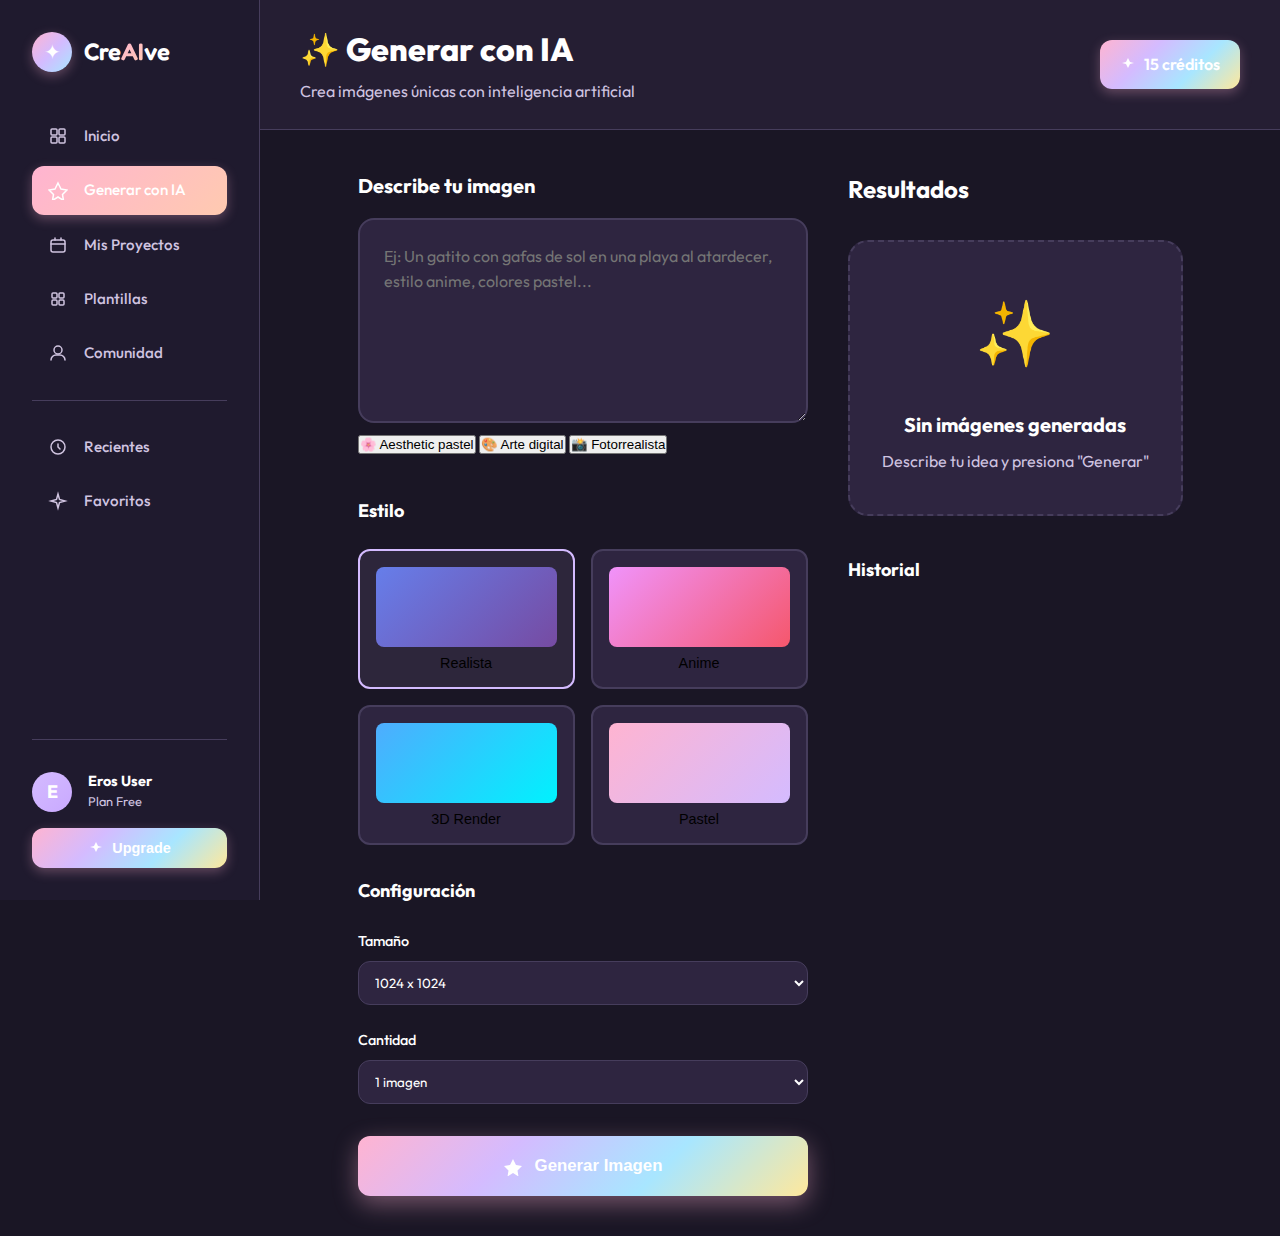
<file: ai-generator.html>
<!DOCTYPE html>
<html lang="es">
<head>
    <meta charset="UTF-8">
    <meta name="viewport" content="width=device-width, initial-scale=1.0">
    <title>Generar con IA - CreAIve</title>
    <link rel="stylesheet" href="ai-generator.css">
    <link rel="preconnect" href="https://fonts.googleapis.com">
    <link rel="preconnect" href="https://fonts.gstatic.com" crossorigin>
    <link href="https://fonts.googleapis.com/css2?family=Outfit:wght@400;500;600;700;800&family=Fredoka:wght@400;500;600&display=swap" rel="stylesheet">
</head>
<body>
    <!-- Sidebar -->
    <aside class="sidebar">
        <div class="sidebar-header">
            <a href="index.html" class="logo">
                <div class="logo-circle">
                    <span class="logo-sparkle">✦</span>
                </div>
                <span class="logo-text">Cre<span class="ai">AI</span>ve</span>
            </a>
        </div>

        <nav class="sidebar-nav">
            <a href="dashboard.html" class="nav-item">
                <svg width="20" height="20" viewBox="0 0 20 20" fill="none">
                    <rect x="3" y="3" width="6" height="6" rx="1" stroke="currentColor" stroke-width="1.5"/>
                    <rect x="11" y="3" width="6" height="6" rx="1" stroke="currentColor" stroke-width="1.5"/>
                    <rect x="3" y="11" width="6" height="6" rx="1" stroke="currentColor" stroke-width="1.5"/>
                    <rect x="11" y="11" width="6" height="6" rx="1" stroke="currentColor" stroke-width="1.5"/>
                </svg>
                <span>Inicio</span>
            </a>

            <a href="ai-generator.html" class="nav-item active">
                <svg width="20" height="20" viewBox="0 0 20 20" fill="none">
                    <path d="M10 3L13 9L19 10L14.5 14.5L15.5 20.5L10 17L4.5 20.5L5.5 14.5L1 10L7 9L10 3Z" stroke="currentColor" stroke-width="1.5"/>
                </svg>
                <span>Generar con IA</span>
            </a>

            <a href="#" class="nav-item">
                <svg width="20" height="20" viewBox="0 0 20 20" fill="none">
                    <rect x="3" y="5" width="14" height="12" rx="2" stroke="currentColor" stroke-width="1.5"/>
                    <path d="M7 3V5M13 3V5M3 9H17" stroke="currentColor" stroke-width="1.5" stroke-linecap="round"/>
                </svg>
                <span>Mis Proyectos</span>
            </a>

            <a href="#" class="nav-item">
                <svg width="20" height="20" viewBox="0 0 20 20" fill="none">
                    <rect x="4" y="4" width="5" height="5" rx="1" stroke="currentColor" stroke-width="1.5"/>
                    <rect x="11" y="4" width="5" height="5" rx="1" stroke="currentColor" stroke-width="1.5"/>
                    <rect x="4" y="11" width="5" height="5" rx="1" stroke="currentColor" stroke-width="1.5"/>
                    <rect x="11" y="11" width="5" height="5" rx="1" stroke="currentColor" stroke-width="1.5"/>
                </svg>
                <span>Plantillas</span>
            </a>

            <a href="#" class="nav-item">
                <svg width="20" height="20" viewBox="0 0 20 20" fill="none">
                    <circle cx="10" cy="7" r="4" stroke="currentColor" stroke-width="1.5"/>
                    <path d="M3 17C3 14.2386 5.23858 12 8 12H12C14.7614 12 17 14.2386 17 17" stroke="currentColor" stroke-width="1.5" stroke-linecap="round"/>
                </svg>
                <span>Comunidad</span>
            </a>

            <div class="nav-divider"></div>

            <a href="#" class="nav-item">
                <svg width="20" height="20" viewBox="0 0 20 20" fill="none">
                    <circle cx="10" cy="10" r="7" stroke="currentColor" stroke-width="1.5"/>
                    <path d="M10 7V10L12 12" stroke="currentColor" stroke-width="1.5" stroke-linecap="round"/>
                </svg>
                <span>Recientes</span>
            </a>

            <a href="#" class="nav-item">
                <svg width="20" height="20" viewBox="0 0 20 20" fill="none">
                    <path d="M10 3L11.5 8.5L17 10L11.5 11.5L10 17L8.5 11.5L3 10L8.5 8.5L10 3Z" stroke="currentColor" stroke-width="1.5"/>
                </svg>
                <span>Favoritos</span>
            </a>
        </nav>

        <div class="sidebar-footer">
            <div class="user-profile">
                <div class="user-avatar">E</div>
                <div class="user-info">
                    <strong>Eros User</strong>
                    <span>Plan Free</span>
                </div>
            </div>
            
            <button class="upgrade-btn">
                <svg width="16" height="16" viewBox="0 0 16 16" fill="none">
                    <path d="M8 2L10 6L14 7L10 8L8 12L6 8L2 7L6 6L8 2Z" fill="currentColor"/>
                </svg>
                Upgrade
            </button>
        </div>
    </aside>

    <!-- Main Content -->
    <main class="main-content">
        <!-- Top Bar -->
        <header class="top-bar">
            <div class="page-title">
                <h1>✨ Generar con IA</h1>
                <p>Crea imágenes únicas con inteligencia artificial</p>
            </div>

            <div class="credits-badge">
                <svg width="16" height="16" viewBox="0 0 16 16" fill="none">
                    <path d="M8 2L10 6L14 7L10 8L8 12L6 8L2 7L6 6L8 2Z" fill="currentColor"/>
                </svg>
                <span>15 créditos</span>
            </div>
        </header>

        <!-- Generator Area -->
        <div class="generator-container">
            <!-- Left Panel -->
            <section class="input-panel">
                <div class="prompt-section">
                    <label for="promptInput">Describe tu imagen</label>
                    <textarea 
                        id="promptInput" 
                        placeholder="Ej: Un gatito con gafas de sol en una playa al atardecer, estilo anime, colores pastel..."
                        rows="6"
                    ></textarea>
                    
                    <div class="prompt-suggestions">
                        <button class="suggestion-chip">🌸 Aesthetic pastel</button>
                        <button class="suggestion-chip">🎨 Arte digital</button>
                        <button class="suggestion-chip">📸 Fotorrealista</button>
                    </div>
                </div>

                <div class="options-section">
                    <h3>Estilo</h3>
                    <div class="style-grid">
                        <button class="style-card active">
                            <div class="style-preview" style="background: linear-gradient(135deg, #667eea 0%, #764ba2 100%);"></div>
                            <span>Realista</span>
                        </button>
                        <button class="style-card">
                            <div class="style-preview" style="background: linear-gradient(135deg, #f093fb 0%, #f5576c 100%);"></div>
                            <span>Anime</span>
                        </button>
                        <button class="style-card">
                            <div class="style-preview" style="background: linear-gradient(135deg, #4facfe 0%, #00f2fe 100%);"></div>
                            <span>3D Render</span>
                        </button>
                        <button class="style-card">
                            <div class="style-preview" style="background: linear-gradient(135deg, #FFB4D1 0%, #D4BBFF 100%);"></div>
                            <span>Pastel</span>
                        </button>
                    </div>

                    <h3>Configuración</h3>
                    <div class="config-options">
                        <div class="option-group">
                            <label>Tamaño</label>
                            <select>
                                <option>512 x 512</option>
                                <option selected>1024 x 1024</option>
                            </select>
                        </div>

                        <div class="option-group">
                            <label>Cantidad</label>
                            <select>
                                <option selected>1 imagen</option>
                                <option>2 imágenes</option>
                                <option>4 imágenes</option>
                            </select>
                        </div>
                    </div>

                    <button class="btn-generate" id="generateBtn">
                        <svg width="20" height="20" viewBox="0 0 20 20" fill="none">
                            <path d="M10 3L13 9L19 10L14.5 14.5L15.5 20.5L10 17L4.5 20.5L5.5 14.5L1 10L7 9L10 3Z" fill="currentColor"/>
                        </svg>
                        <span>Generar Imagen</span>
                    </button>
                </div>
            </section>

            <!-- Right Panel -->
            <section class="results-panel">
                <h2>Resultados</h2>

                <div class="results-grid" id="resultsGrid">
                    <div class="empty-state">
                        <div class="empty-icon">✨</div>
                        <h3>Sin imágenes generadas</h3>
                        <p>Describe tu idea y presiona "Generar"</p>
                    </div>
                </div>

                <div class="history-section">
                    <h3>Historial</h3>
                    <div class="history-list" id="historyList"></div>
                </div>
            </section>
        </div>
    </main>

    <div class="loading-overlay" id="loadingOverlay">
        <div class="loading-content">
            <div class="loading-spinner"></div>
            <h3>Generando...</h3>
        </div>
    </div>

    <script src="ai-generator.js"></script>
</body>
</html>
</file>
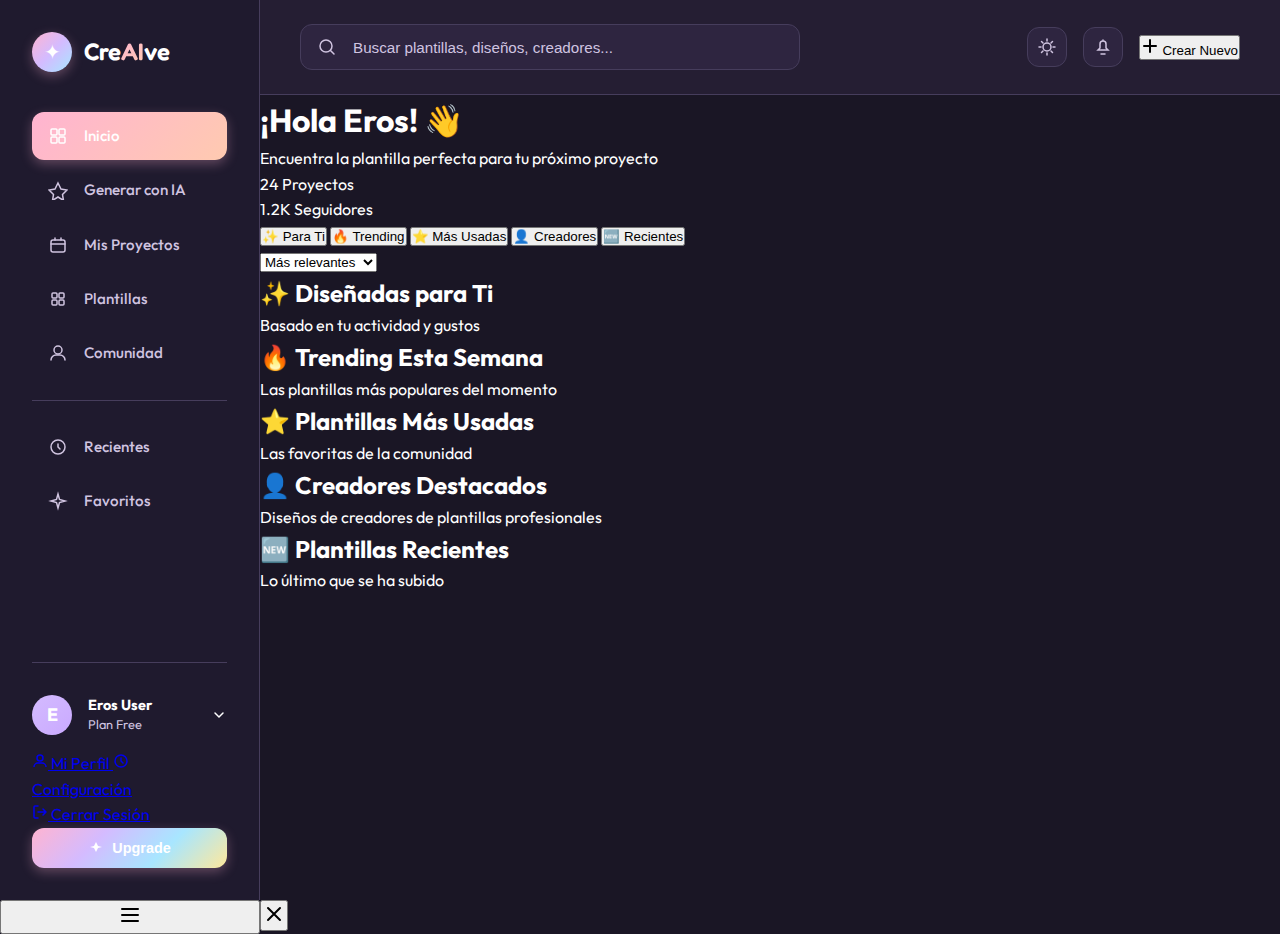
<file: dashboard.html>
<!DOCTYPE html>
<html lang="es">
<head>
    <meta charset="UTF-8">
    <meta name="viewport" content="width=device-width, initial-scale=1.0">
    <title>Dashboard - CreAIve</title>
    <link rel="stylesheet" href="dashboard.css">
    <link rel="preconnect" href="https://fonts.googleapis.com">
    <link rel="preconnect" href="https://fonts.gstatic.com" crossorigin>
    <link href="https://fonts.googleapis.com/css2?family=Outfit:wght@400;500;600;700;800&family=Fredoka:wght@400;500;600&display=swap" rel="stylesheet">
</head>
<body>
    <!-- Sidebar -->
    <aside class="sidebar">
        <div class="sidebar-header">
            <a href="index.html" class="logo">
                <div class="logo-circle">
                    <span class="logo-sparkle">✦</span>
                </div>
                <span class="logo-text">Cre<span class="ai">AI</span>ve</span>
            </a>
        </div>

        <nav class="sidebar-nav">
            <a href="#" class="nav-item active">
                <svg width="20" height="20" viewBox="0 0 20 20" fill="none">
                    <rect x="3" y="3" width="6" height="6" rx="1" stroke="currentColor" stroke-width="1.5"/>
                    <rect x="11" y="3" width="6" height="6" rx="1" stroke="currentColor" stroke-width="1.5"/>
                    <rect x="3" y="11" width="6" height="6" rx="1" stroke="currentColor" stroke-width="1.5"/>
                    <rect x="11" y="11" width="6" height="6" rx="1" stroke="currentColor" stroke-width="1.5"/>
                </svg>
                <span>Inicio</span>
            </a>

            <a href="#" class="nav-item">
                <svg width="20" height="20" viewBox="0 0 20 20" fill="none">
                    <path d="M10 3L13 9L19 10L14.5 14.5L15.5 20.5L10 17L4.5 20.5L5.5 14.5L1 10L7 9L10 3Z" stroke="currentColor" stroke-width="1.5"/>
                </svg>
                <span>Generar con IA</span>
            </a>

            <a href="#" class="nav-item">
                <svg width="20" height="20" viewBox="0 0 20 20" fill="none">
                    <rect x="3" y="5" width="14" height="12" rx="2" stroke="currentColor" stroke-width="1.5"/>
                    <path d="M7 3V5M13 3V5M3 9H17" stroke="currentColor" stroke-width="1.5" stroke-linecap="round"/>
                </svg>
                <span>Mis Proyectos</span>
            </a>

            <a href="#" class="nav-item">
                <svg width="20" height="20" viewBox="0 0 20 20" fill="none">
                    <rect x="4" y="4" width="5" height="5" rx="1" stroke="currentColor" stroke-width="1.5"/>
                    <rect x="11" y="4" width="5" height="5" rx="1" stroke="currentColor" stroke-width="1.5"/>
                    <rect x="4" y="11" width="5" height="5" rx="1" stroke="currentColor" stroke-width="1.5"/>
                    <rect x="11" y="11" width="5" height="5" rx="1" stroke="currentColor" stroke-width="1.5"/>
                </svg>
                <span>Plantillas</span>
            </a>

            <a href="#" class="nav-item">
                <svg width="20" height="20" viewBox="0 0 20 20" fill="none">
                    <circle cx="10" cy="7" r="4" stroke="currentColor" stroke-width="1.5"/>
                    <path d="M3 17C3 14.2386 5.23858 12 8 12H12C14.7614 12 17 14.2386 17 17" stroke="currentColor" stroke-width="1.5" stroke-linecap="round"/>
                </svg>
                <span>Comunidad</span>
            </a>

            <div class="nav-divider"></div>

            <a href="#" class="nav-item">
                <svg width="20" height="20" viewBox="0 0 20 20" fill="none">
                    <circle cx="10" cy="10" r="7" stroke="currentColor" stroke-width="1.5"/>
                    <path d="M10 7V10L12 12" stroke="currentColor" stroke-width="1.5" stroke-linecap="round"/>
                </svg>
                <span>Recientes</span>
            </a>

            <a href="#" class="nav-item">
                <svg width="20" height="20" viewBox="0 0 20 20" fill="none">
                    <path d="M10 3L11.5 8.5L17 10L11.5 11.5L10 17L8.5 11.5L3 10L8.5 8.5L10 3Z" stroke="currentColor" stroke-width="1.5"/>
                </svg>
                <span>Favoritos</span>
            </a>
        </nav>

        <div class="sidebar-footer">
            <div class="user-profile" id="userProfileBtn">
                <div class="user-avatar">E</div>
                <div class="user-info">
                    <strong>Eros User</strong>
                    <span>Plan Free</span>
                </div>
                <svg width="16" height="16" viewBox="0 0 16 16" fill="none" class="dropdown-arrow">
                    <path d="M4 6L8 10L12 6" stroke="currentColor" stroke-width="1.5" stroke-linecap="round"/>
                </svg>
            </div>
            
            <div class="user-dropdown" id="userDropdown">
                <a href="#" class="dropdown-item">
                    <svg width="16" height="16" viewBox="0 0 16 16" fill="none">
                        <circle cx="8" cy="5" r="3" stroke="currentColor" stroke-width="1.5"/>
                        <path d="M2 14C2 11.7909 3.79086 10 6 10H10C12.2091 10 14 11.7909 14 14" stroke="currentColor" stroke-width="1.5"/>
                    </svg>
                    <span>Mi Perfil</span>
                </a>
                <a href="#" class="dropdown-item">
                    <svg width="16" height="16" viewBox="0 0 16 16" fill="none">
                        <circle cx="8" cy="8" r="6" stroke="currentColor" stroke-width="1.5"/>
                        <path d="M8 5V8L10 10" stroke="currentColor" stroke-width="1.5" stroke-linecap="round"/>
                    </svg>
                    <span>Configuración</span>
                </a>
                <div class="dropdown-divider"></div>
                <a href="#" class="dropdown-item" id="logoutBtn">
                    <svg width="16" height="16" viewBox="0 0 16 16" fill="none">
                        <path d="M6 14H3C2.44772 14 2 13.5523 2 13V3C2 2.44772 2.44772 2 3 2H6M11 11L14 8M14 8L11 5M14 8H6" stroke="currentColor" stroke-width="1.5" stroke-linecap="round"/>
                    </svg>
                    <span>Cerrar Sesión</span>
                </a>
            </div>
            
            <button class="upgrade-btn">
                <svg width="16" height="16" viewBox="0 0 16 16" fill="none">
                    <path d="M8 2L10 6L14 7L10 8L8 12L6 8L2 7L6 6L8 2Z" fill="currentColor"/>
                </svg>
                Upgrade
            </button>
        </div>
    </aside>

    <!-- Main Content -->
    <main class="main-content">
        <!-- Top Bar -->
        <header class="top-bar">
            <div class="search-bar">
                <svg width="20" height="20" viewBox="0 0 20 20" fill="none">
                    <circle cx="9" cy="9" r="6" stroke="currentColor" stroke-width="1.5"/>
                    <path d="M13.5 13.5L17 17" stroke="currentColor" stroke-width="1.5" stroke-linecap="round"/>
                </svg>
                <input type="text" placeholder="Buscar plantillas, diseños, creadores...">
            </div>

            <div class="top-bar-actions">
                <button class="icon-btn" id="themeToggle" title="Cambiar tema">
                    <svg width="20" height="20" viewBox="0 0 20 20" fill="none" class="sun-icon">
                        <circle cx="10" cy="10" r="4" stroke="currentColor" stroke-width="1.5"/>
                        <path d="M10 2V4M10 16V18M18 10H16M4 10H2M15.5 4.5L14 6M6 14L4.5 15.5M15.5 15.5L14 14M6 6L4.5 4.5" stroke="currentColor" stroke-width="1.5" stroke-linecap="round"/>
                    </svg>
                    <svg width="20" height="20" viewBox="0 0 20 20" fill="currentColor" class="moon-icon" style="display: none;">
                        <path d="M10 2C10.6 2 11.2 2.1 11.7 2.2C9.2 3.3 7.5 5.8 7.5 8.7C7.5 12.5 10.5 15.5 14.3 15.5C15.3 15.5 16.2 15.3 17 14.9C15.9 16.8 13.6 18 11 18C7.1 18 4 14.9 4 11C4 6.6 7.1 2.5 10 2Z"/>
                    </svg>
                </button>
                
                <button class="icon-btn" id="notificationBtn" title="Notificaciones">
                    <svg width="20" height="20" viewBox="0 0 20 20" fill="none">
                        <path d="M8 17H12M10 3V4M10 4C8.34315 4 7 5.34315 7 7V11L5 13H15L13 11V7C13 5.34315 11.6569 4 10 4Z" stroke="currentColor" stroke-width="1.5" stroke-linecap="round"/>
                    </svg>
                    <span class="notification-dot"></span>
                </button>
                
                <button class="btn-create-new">
                    <svg width="18" height="18" viewBox="0 0 18 18" fill="none">
                        <path d="M9 3V15M3 9H15" stroke="currentColor" stroke-width="2" stroke-linecap="round"/>
                    </svg>
                    <span>Crear Nuevo</span>
                </button>
            </div>
        </header>

        <!-- Content Feed -->
        <div class="content-feed">
            <!-- Welcome Banner -->
            <section class="welcome-banner">
                <div class="welcome-content">
                    <h1>¡Hola Eros! 👋</h1>
                    <p>Encuentra la plantilla perfecta para tu próximo proyecto</p>
                </div>
                <div class="quick-stats">
                    <div class="stat-pill">
                        <span class="stat-value">24</span>
                        <span class="stat-label">Proyectos</span>
                    </div>
                    <div class="stat-pill">
                        <span class="stat-value">1.2K</span>
                        <span class="stat-label">Seguidores</span>
                    </div>
                </div>
            </section>

            <!-- Filter Tabs -->
            <section class="filter-section">
                <div class="filter-tabs">
                    <button class="filter-tab active" data-category="for-you">✨ Para Ti</button>
                    <button class="filter-tab" data-category="trending">🔥 Trending</button>
                    <button class="filter-tab" data-category="popular">⭐ Más Usadas</button>
                    <button class="filter-tab" data-category="creators">👤 Creadores</button>
                    <button class="filter-tab" data-category="recent">🆕 Recientes</button>
                </div>
                <div class="filter-sort">
                    <select class="sort-select">
                        <option>Más relevantes</option>
                        <option>Más recientes</option>
                        <option>Más populares</option>
                        <option>Mejor valoradas</option>
                    </select>
                </div>
            </section>

            <!-- Templates Feed -->
            <div id="templatesFeed">
                <!-- For You Section -->
                <section class="templates-category" data-category="for-you">
                    <div class="category-header">
                        <h2>✨ Diseñadas para Ti</h2>
                        <p>Basado en tu actividad y gustos</p>
                    </div>
                    <div class="templates-masonry">
                        <!-- Templates will be loaded here -->
                    </div>
                </section>

                <!-- Trending Section -->
                <section class="templates-category hidden" data-category="trending">
                    <div class="category-header">
                        <h2>🔥 Trending Esta Semana</h2>
                        <p>Las plantillas más populares del momento</p>
                    </div>
                    <div class="templates-masonry">
                        <!-- Templates will be loaded here -->
                    </div>
                </section>

                <!-- Most Used Section -->
                <section class="templates-category hidden" data-category="popular">
                    <div class="category-header">
                        <h2>⭐ Plantillas Más Usadas</h2>
                        <p>Las favoritas de la comunidad</p>
                    </div>
                    <div class="templates-masonry">
                        <!-- Templates will be loaded here -->
                    </div>
                </section>

                <!-- Creators Section -->
                <section class="templates-category hidden" data-category="creators">
                    <div class="category-header">
                        <h2>👤 Creadores Destacados</h2>
                        <p>Diseños de creadores de plantillas profesionales</p>
                    </div>
                    <div class="creators-grid">
                        <!-- Creator cards will be loaded here -->
                    </div>
                </section>

                <!-- Recent Section -->
                <section class="templates-category hidden" data-category="recent">
                    <div class="category-header">
                        <h2>🆕 Plantillas Recientes</h2>
                        <p>Lo último que se ha subido</p>
                    </div>
                    <div class="templates-masonry">
                        <!-- Templates will be loaded here -->
                    </div>
                </section>
            </div>
        </div>
    </main>

    <!-- Mobile Menu Button -->
    <button class="mobile-menu-btn" id="mobileMenuBtn">
        <svg width="24" height="24" viewBox="0 0 24 24" fill="none" class="hamburger-icon">
            <path d="M4 6H20M4 12H20M4 18H20" stroke="currentColor" stroke-width="2" stroke-linecap="round"/>
        </svg>
        <svg width="24" height="24" viewBox="0 0 24 24" fill="none" class="close-icon" style="display: none;">
            <path d="M18 6L6 18M6 6L18 18" stroke="currentColor" stroke-width="2" stroke-linecap="round"/>
        </svg>
    </button>

    <!-- Template Detail Modal -->
    <div class="modal-overlay" id="templateModal">
        <div class="modal-content template-modal">
            <button class="modal-close" id="closeTemplateModal">
                <svg width="24" height="24" viewBox="0 0 24 24" fill="none">
                    <path d="M18 6L6 18M6 6L18 18" stroke="currentColor" stroke-width="2" stroke-linecap="round"/>
                </svg>
            </button>
            <div class="template-detail" id="templateDetail">
                <!-- Template details will be loaded here -->
            </div>
        </div>
    </div>

    <script src="dashboard.js"></script>
</body>
</html>
</file>
<file: ai-generator.css>
/* AI Generator Styles */
@import url('dashboard.css');

.page-title h1 {
    font-size: 2rem;
    font-weight: 800;
    margin-bottom: 0.25rem;
}

.page-title p {
    color: var(--color-text-secondary);
    font-size: 1rem;
}

.credits-badge {
    display: flex;
    align-items: center;
    gap: 0.5rem;
    padding: 0.75rem 1.25rem;
    background: var(--gradient-rainbow);
    color: white;
    border-radius: var(--radius-md);
    font-weight: 600;
    box-shadow: 0 4px 12px rgba(255, 180, 209, 0.3);
}

.generator-container {
    display: grid;
    grid-template-columns: 450px 1fr;
    gap: var(--space-xl);
    padding: var(--space-xl);
    max-width: 1800px;
    margin: 0 auto;
}

/* Input Panel */
.input-panel {
    display: flex;
    flex-direction: column;
    gap: var(--space-xl);
}

.prompt-section label {
    display: block;
    font-weight: 700;
    margin-bottom: var(--space-sm);
    font-size: 1.25rem;
}

#promptInput {
    width: 100%;
    padding: var(--space-md);
    background: var(--color-bg-card);
    border: 2px solid var(--color-border);
    border-radius: var(--radius-lg);
    color: var(--color-text);
    font-family: inherit;
    font-size: 1rem;
    line-height: 1.6;
    resize: vertical;
    transition: all 0.3s;
    min-height: 120px;
}

#promptInput:focus {
    outline: none;
    border-color: var(--color-purple);
    box-shadow: 0 0 0 4px rgba(212, 187, 255, 0.1);
}

.examples-section {
    margin-top: var(--space-md);
    padding: var(--space-md);
    background: var(--color-bg-light);
    border-radius: var(--radius-md);
}

.examples-title {
    font-size: 0.9rem;
    font-weight: 600;
    margin-bottom: var(--space-sm);
    color: var(--color-text-secondary);
}

.examples-grid {
    display: flex;
    flex-direction: column;
    gap: 0.5rem;
}

.example-chip {
    padding: 0.75rem 1rem;
    background: var(--color-bg-card);
    border: 1px solid var(--color-border);
    color: var(--color-text);
    border-radius: var(--radius-md);
    font-size: 0.9rem;
    cursor: pointer;
    transition: all 0.3s;
    text-align: left;
}

.example-chip:hover {
    border-color: var(--color-purple);
    background: rgba(212, 187, 255, 0.05);
    transform: translateX(4px);
}

.quick-options {
    margin-top: var(--space-lg);
}

.quick-options h3 {
    font-size: 1.125rem;
    margin-bottom: var(--space-md);
}

.options-grid {
    display: grid;
    grid-template-columns: repeat(3, 1fr);
    gap: var(--space-sm);
}

.option-card {
    padding: var(--space-md);
    background: var(--color-bg-card);
    border: 2px solid var(--color-border);
    border-radius: var(--radius-md);
    cursor: pointer;
    transition: all 0.3s;
    text-align: center;
    display: flex;
    flex-direction: column;
    gap: 0.5rem;
    align-items: center;
}

.option-card:hover {
    border-color: var(--color-purple);
    transform: translateY(-2px);
    box-shadow: 0 4px 12px rgba(212, 187, 255, 0.2);
}

.option-icon {
    font-size: 2rem;
}

.option-card span {
    font-size: 0.85rem;
    font-weight: 500;
}

.advanced-settings {
    margin-top: var(--space-lg);
}

.toggle-advanced {
    width: 100%;
    padding: 0.875rem;
    background: var(--color-bg-card);
    border: 1px solid var(--color-border);
    color: var(--color-text);
    border-radius: var(--radius-md);
    cursor: pointer;
    display: flex;
    align-items: center;
    justify-content: center;
    gap: 0.5rem;
    font-weight: 600;
    transition: all 0.3s;
}

.toggle-advanced:hover {
    border-color: var(--color-purple);
    background: rgba(212, 187, 255, 0.05);
}

.advanced-content {
    margin-top: var(--space-md);
    padding: var(--space-md);
    background: var(--color-bg-light);
    border-radius: var(--radius-md);
    display: flex;
    flex-direction: column;
    gap: var(--space-md);
}

.generation-info {
    margin-top: var(--space-md);
    padding: var(--space-md);
    background: rgba(212, 187, 255, 0.1);
    border-left: 3px solid var(--color-purple);
    border-radius: var(--radius-sm);
}

.generation-info p {
    font-size: 0.9rem;
    color: var(--color-text-secondary);
    margin: 0;
}

.results-header {
    display: flex;
    align-items: center;
    justify-content: space-between;
    margin-bottom: var(--space-lg);
}

.results-actions {
    display: flex;
    gap: 0.5rem;
}

.btn-view-mode {
    width: 40px;
    height: 40px;
    background: var(--color-bg-card);
    border: 1px solid var(--color-border);
    color: var(--color-text);
    border-radius: var(--radius-sm);
    cursor: pointer;
    display: flex;
    align-items: center;
    justify-content: center;
    transition: all 0.3s;
}

.btn-view-mode:hover {
    border-color: var(--color-purple);
}

.btn-clear-results {
    padding: 0.625rem 1rem;
    background: var(--color-bg-card);
    border: 1px solid var(--color-border);
    color: var(--color-text);
    border-radius: var(--radius-sm);
    cursor: pointer;
    font-size: 0.9rem;
    font-weight: 500;
    transition: all 0.3s;
}

.btn-clear-results:hover {
    background: rgba(255, 107, 107, 0.1);
    border-color: #ff6b6b;
    color: #ff6b6b;
}

.empty-examples {
    margin-top: var(--space-md);
    padding: var(--space-md);
    background: rgba(212, 187, 255, 0.05);
    border-radius: var(--radius-md);
    text-align: left;
}

.empty-examples strong {
    display: block;
    margin-bottom: 0.5rem;
    color: var(--color-purple);
}

.empty-examples ul {
    list-style: none;
    padding: 0;
}

.empty-examples li {
    padding: 0.5rem 0;
    color: var(--color-text-secondary);
    font-size: 0.9rem;
}

.empty-examples li:before {
    content: "→ ";
    color: var(--color-purple);
    font-weight: 700;
}

.history-empty {
    padding: var(--space-lg);
    text-align: center;
    color: var(--color-text-secondary);
    font-size: 0.9rem;
}

.template-card {
    background: var(--color-bg-card);
    border: 1px solid var(--color-border);
    border-radius: var(--radius-xl);
    overflow: hidden;
    cursor: pointer;
    transition: all 0.3s;
    display: flex;
    flex-direction: column;
}

.template-card:hover {
    transform: translateY(-4px);
    box-shadow: 0 12px 32px rgba(0, 0, 0, 0.2);
    border-color: var(--color-purple);
}

.template-preview {
    height: 300px;
    display: flex;
    align-items: center;
    justify-content: center;
    position: relative;
    overflow: hidden;
    flex-shrink: 0;
}

.template-badge {
    position: absolute;
    top: var(--space-md);
    right: var(--space-md);
    background: rgba(26, 22, 37, 0.9);
    backdrop-filter: blur(10px);
    padding: 0.5rem 1rem;
    border-radius: 20px;
    font-size: 0.85rem;
    font-weight: 600;
    color: white;
    border: 1px solid rgba(255, 255, 255, 0.1);
    z-index: 2;
}

.template-overlay {
    position: absolute;
    inset: 0;
    background: rgba(26, 22, 37, 0.7);
    backdrop-filter: blur(5px);
    display: flex;
    align-items: center;
    justify-content: center;
    gap: var(--space-md);
    opacity: 0;
    transition: opacity 0.3s;
}

.template-card:hover .template-overlay {
    opacity: 1;
}

.overlay-btn {
    padding: 1rem 1.5rem;
    border-radius: var(--radius-md);
    font-size: 0.95rem;
    font-weight: 600;
    cursor: pointer;
    transition: all 0.3s;
    border: none;
    display: flex;
    align-items: center;
    gap: 0.5rem;
}

.btn-edit {
    background: var(--gradient-purple);
    color: white;
    box-shadow: 0 4px 12px rgba(212, 187, 255, 0.4);
}

.btn-edit:hover {
    transform: translateY(-3px);
    box-shadow: 0 6px 20px rgba(212, 187, 255, 0.6);
}

.btn-download {
    background: rgba(255, 255, 255, 0.15);
    backdrop-filter: blur(10px);
    color: white;
    border: 1px solid rgba(255, 255, 255, 0.3);
}

.btn-download:hover {
    background: rgba(255, 255, 255, 0.25);
    transform: translateY(-3px);
}

.template-info {
    padding: var(--space-lg);
    background: var(--color-bg-card);
    flex-grow: 1;
    display: flex;
    flex-direction: column;
}

.template-info h4 {
    font-size: 1.125rem;
    margin-bottom: 0.375rem;
    font-weight: 700;
}

.template-meta {
    color: var(--color-text-secondary);
    font-size: 0.9rem;
}

.options-section h3 {
    font-size: 1.125rem;
    margin-bottom: var(--space-md);
}

.style-grid {
    display: grid;
    grid-template-columns: repeat(2, 1fr);
    gap: var(--space-sm);
    margin-bottom: var(--space-lg);
}

.style-card {
    background: var(--color-bg-card);
    border: 2px solid var(--color-border);
    padding: var(--space-sm);
    border-radius: var(--radius-md);
    cursor: pointer;
    transition: all 0.3s;
    display: flex;
    flex-direction: column;
    gap: 0.5rem;
    align-items: center;
}

.style-card:hover {
    transform: translateY(-2px);
    border-color: var(--color-purple);
}

.style-card.active {
    border-color: var(--color-purple);
    background: rgba(212, 187, 255, 0.1);
}

.style-preview {
    width: 100%;
    height: 80px;
    border-radius: var(--radius-sm);
}

.style-card span {
    font-size: 0.9rem;
    font-weight: 500;
}

.config-options {
    display: flex;
    flex-direction: column;
    gap: var(--space-md);
    margin-bottom: var(--space-lg);
}

.option-group label {
    display: block;
    font-size: 0.9rem;
    font-weight: 500;
    margin-bottom: 0.5rem;
}

.option-group select {
    width: 100%;
    padding: 0.75rem;
    background: var(--color-bg-card);
    border: 1px solid var(--color-border);
    color: var(--color-text);
    border-radius: var(--radius-md);
    font-family: inherit;
    cursor: pointer;
}

.btn-generate {
    width: 100%;
    padding: 1.25rem;
    background: var(--gradient-rainbow);
    color: white;
    border: none;
    border-radius: var(--radius-md);
    font-size: 1.05rem;
    font-weight: 700;
    cursor: pointer;
    display: flex;
    align-items: center;
    justify-content: center;
    gap: 0.75rem;
    box-shadow: 0 8px 24px rgba(255, 180, 209, 0.4);
    transition: all 0.3s;
}

.btn-generate:hover {
    transform: translateY(-3px);
    box-shadow: 0 12px 32px rgba(255, 180, 209, 0.5);
}

/* Results Panel */
.results-panel h2 {
    font-size: 1.5rem;
    font-weight: 700;
    margin-bottom: var(--space-lg);
}

.results-grid {
    display: grid;
    grid-template-columns: repeat(2, 1fr);
    gap: var(--space-md);
    margin-bottom: var(--space-xl);
}

.empty-state {
    grid-column: 1 / -1;
    text-align: center;
    padding: var(--space-xl) var(--space-lg);
    background: var(--color-bg-card);
    border: 2px dashed var(--color-border);
    border-radius: var(--radius-xl);
}

.empty-icon {
    font-size: 4rem;
    margin-bottom: var(--space-md);
}

.empty-state h3 {
    font-size: 1.25rem;
    margin-bottom: 0.5rem;
}

.empty-state p {
    color: var(--color-text-secondary);
}

.result-card {
    background: var(--color-bg-card);
    border: 1px solid var(--color-border);
    border-radius: var(--radius-lg);
    overflow: hidden;
    cursor: pointer;
    transition: all 0.3s;
}

.result-card:hover {
    transform: translateY(-4px);
    box-shadow: 0 12px 32px rgba(0, 0, 0, 0.2);
}

.result-image {
    width: 100%;
    aspect-ratio: 1;
    object-fit: cover;
}

.result-actions {
    padding: var(--space-sm);
    display: flex;
    gap: 0.5rem;
}

.result-actions button {
    flex: 1;
    padding: 0.5rem;
    background: var(--color-bg-light);
    border: 1px solid var(--color-border);
    color: var(--color-text);
    border-radius: var(--radius-sm);
    cursor: pointer;
    font-size: 0.85rem;
}

.history-section h3 {
    font-size: 1.125rem;
    margin-bottom: var(--space-md);
}

.history-list {
    display: flex;
    flex-direction: column;
    gap: var(--space-sm);
}

.history-item {
    padding: var(--space-sm);
    background: var(--color-bg-card);
    border: 1px solid var(--color-border);
    border-radius: var(--radius-md);
    cursor: pointer;
    transition: all 0.3s;
}

.history-item:hover {
    background: rgba(255, 180, 209, 0.05);
}

/* Loading */
.loading-overlay {
    position: fixed;
    inset: 0;
    background: rgba(0, 0, 0, 0.8);
    backdrop-filter: blur(5px);
    display: none;
    align-items: center;
    justify-content: center;
    z-index: 9999;
}

.loading-overlay.active {
    display: flex;
}

.loading-content {
    text-align: center;
    color: white;
}

.loading-spinner {
    width: 60px;
    height: 60px;
    border: 4px solid rgba(255, 255, 255, 0.2);
    border-top-color: #FFB4D1;
    border-radius: 50%;
    animation: spin 1s linear infinite;
    margin: 0 auto var(--space-md);
}

@keyframes spin {
    to { transform: rotate(360deg); }
}

/* Responsive */
@media (max-width: 968px) {
    .generator-container {
        grid-template-columns: 1fr;
    }
    
    .results-grid {
        grid-template-columns: 1fr;
    }
}
</file>
<file: dashboard.css>
/* ========================
   DASHBOARD STYLES
   ======================== */

:root {
    /* Pastel Colors */
    --color-pink: #FFB4D1;
    --color-coral: #FFCAB0;
    --color-purple: #D4BBFF;
    --color-deep-purple: #C9A9FF;
    --color-cyan: #A8E6FF;
    --color-teal: #9BDCDC;
    --color-yellow: #FFE89C;
    --color-orange: #FFCC80;
    
    /* Neutrals Dark */
    --color-bg: #1A1625;
    --color-bg-light: #251E33;
    --color-bg-card: #2E2540;
    --color-sidebar: #1F1A2E;
    --color-text: #FFFFFF;
    --color-text-secondary: #D0C4E0;
    --color-border: #463D5C;
    
    /* Gradients */
    --gradient-pink: linear-gradient(135deg, #FFB4D1 0%, #FFCAB0 100%);
    --gradient-purple: linear-gradient(135deg, #D4BBFF 0%, #C9A9FF 100%);
    --gradient-cyan: linear-gradient(135deg, #A8E6FF 0%, #9BDCDC 100%);
    --gradient-yellow: linear-gradient(135deg, #FFE89C 0%, #FFCC80 100%);
    --gradient-rainbow: linear-gradient(135deg, #FFB4D1 0%, #D4BBFF 33%, #A8E6FF 66%, #FFE89C 100%);
    
    /* Spacing */
    --space-xs: 0.5rem;
    --space-sm: 1rem;
    --space-md: 1.5rem;
    --space-lg: 2rem;
    --space-xl: 2.5rem;
    
    /* Radius */
    --radius-sm: 8px;
    --radius-md: 12px;
    --radius-lg: 16px;
    --radius-xl: 20px;
    
    /* Layout */
    --sidebar-width: 260px;
}

* {
    margin: 0;
    padding: 0;
    box-sizing: border-box;
}

body {
    font-family: 'Outfit', sans-serif;
    background: var(--color-bg);
    color: var(--color-text);
    line-height: 1.6;
    display: grid;
    grid-template-columns: var(--sidebar-width) 1fr;
    min-height: 100vh;
}

/* ========================
   SIDEBAR
   ======================== */
.sidebar {
    background: var(--color-sidebar);
    border-right: 1px solid var(--color-border);
    display: flex;
    flex-direction: column;
    padding: var(--space-lg);
    position: sticky;
    top: 0;
    height: 100vh;
    overflow-y: auto;
}

.sidebar-header {
    margin-bottom: var(--space-xl);
}

.logo {
    display: inline-flex;
    align-items: center;
    gap: 0.75rem;
    text-decoration: none;
}

.logo-circle {
    width: 40px;
    height: 40px;
    background: linear-gradient(135deg, #FFB4D1 0%, #D4BBFF 50%, #A8E6FF 100%);
    border-radius: 50%;
    display: flex;
    align-items: center;
    justify-content: center;
    box-shadow: 0 4px 12px rgba(255, 180, 209, 0.3);
}

.logo-sparkle {
    font-size: 1.25rem;
    color: white;
}

.logo-text {
    font-family: 'Fredoka', sans-serif;
    font-size: 1.5rem;
    font-weight: 600;
    color: var(--color-text);
}

.ai {
    background: var(--gradient-pink);
    -webkit-background-clip: text;
    -webkit-text-fill-color: transparent;
    background-clip: text;
}

/* Sidebar Navigation */
.sidebar-nav {
    display: flex;
    flex-direction: column;
    gap: 0.375rem;
    flex: 1;
}

.nav-item {
    display: flex;
    align-items: center;
    gap: var(--space-sm);
    padding: 0.75rem var(--space-sm);
    color: var(--color-text-secondary);
    text-decoration: none;
    border-radius: var(--radius-md);
    font-weight: 500;
    font-size: 0.95rem;
    transition: all 0.3s;
    position: relative;
}

.nav-item svg {
    flex-shrink: 0;
}

.nav-item:hover {
    background: rgba(255, 180, 209, 0.08);
    color: var(--color-text);
}

.nav-item.active {
    background: var(--gradient-pink);
    color: white;
    box-shadow: 0 4px 12px rgba(255, 180, 209, 0.3);
}

.nav-divider {
    height: 1px;
    background: var(--color-border);
    margin: var(--space-sm) 0;
}

/* Sidebar Footer */
.sidebar-footer {
    margin-top: auto;
    padding-top: var(--space-lg);
    border-top: 1px solid var(--color-border);
}

.user-profile {
    display: flex;
    align-items: center;
    gap: var(--space-sm);
    margin-bottom: var(--space-sm);
}

.user-avatar {
    width: 40px;
    height: 40px;
    border-radius: 50%;
    background: var(--gradient-purple);
    display: flex;
    align-items: center;
    justify-content: center;
    font-weight: 700;
    font-size: 1.125rem;
    color: white;
}

.user-info {
    display: flex;
    flex-direction: column;
    flex: 1;
}

.user-info strong {
    font-size: 0.9rem;
    line-height: 1.3;
}

.user-info span {
    font-size: 0.8rem;
    color: var(--color-text-secondary);
}

.upgrade-btn {
    width: 100%;
    background: var(--gradient-rainbow);
    color: white;
    border: none;
    padding: 0.75rem;
    border-radius: var(--radius-md);
    font-weight: 600;
    font-size: 0.9rem;
    cursor: pointer;
    display: flex;
    align-items: center;
    justify-content: center;
    gap: 0.5rem;
    box-shadow: 0 4px 12px rgba(255, 180, 209, 0.3);
    transition: all 0.3s;
}

.upgrade-btn:hover {
    transform: translateY(-2px);
    box-shadow: 0 6px 16px rgba(255, 180, 209, 0.4);
}

/* ========================
   MAIN CONTENT
   ======================== */
.main-content {
    display: flex;
    flex-direction: column;
    overflow-x: hidden;
}

/* Top Bar */
.top-bar {
    background: var(--color-bg-light);
    border-bottom: 1px solid var(--color-border);
    padding: var(--space-md) var(--space-xl);
    display: flex;
    align-items: center;
    justify-content: space-between;
    gap: var(--space-lg);
    position: sticky;
    top: 0;
    z-index: 10;
    backdrop-filter: blur(10px);
}

.search-bar {
    flex: 1;
    max-width: 500px;
    display: flex;
    align-items: center;
    gap: var(--space-sm);
    background: var(--color-bg-card);
    border: 1px solid var(--color-border);
    padding: 0.75rem var(--space-sm);
    border-radius: var(--radius-md);
    transition: all 0.3s;
}

.search-bar:focus-within {
    border-color: var(--color-purple);
    box-shadow: 0 0 0 3px rgba(212, 187, 255, 0.1);
}

.search-bar svg {
    color: var(--color-text-secondary);
    flex-shrink: 0;
}

.search-bar input {
    flex: 1;
    background: none;
    border: none;
    color: var(--color-text);
    font-size: 0.95rem;
    outline: none;
}

.search-bar input::placeholder {
    color: var(--color-text-secondary);
}

.top-bar-actions {
    display: flex;
    align-items: center;
    gap: var(--space-sm);
}

.icon-btn {
    width: 40px;
    height: 40px;
    background: var(--color-bg-card);
    border: 1px solid var(--color-border);
    border-radius: var(--radius-md);
    display: flex;
    align-items: center;
    justify-content: center;
    color: var(--color-text-secondary);
    cursor: pointer;
    transition: all 0.3s;
    position: relative;
}

.icon-btn:hover {
    background: rgba(255, 180, 209, 0.1);
    border-color: var(--color-pink);
    color: var(--color-text);
}

.icon-btn.notification .notification-dot {
    position: absolute;
    top: 8px;
    right: 8px;
    width: 8px;
    height: 8px;
    background: var(--color-pink);
    border-radius: 50%;
    border: 2px solid var(--color-bg-light);
}

/* Content Area */
.content-area {
    padding: var(--space-xl);
    display: flex;
    flex-direction: column;
    gap: var(--space-xl);
}

/* Welcome Section */
.welcome-section {
    display: flex;
    align-items: center;
    justify-content: space-between;
    gap: var(--space-lg);
    animation: fadeInUp 0.6s ease-out;
}

@keyframes fadeInUp {
    from {
        opacity: 0;
        transform: translateY(20px);
    }
    to {
        opacity: 1;
        transform: translateY(0);
    }
}

.welcome-text h1 {
    font-size: 2.5rem;
    font-weight: 800;
    margin-bottom: 0.25rem;
}

.welcome-text p {
    color: var(--color-text-secondary);
    font-size: 1.125rem;
}

.quick-actions {
    display: flex;
    gap: var(--space-sm);
}

.quick-btn {
    display: flex;
    align-items: center;
    gap: 0.5rem;
    padding: 0.875rem 1.25rem;
    background: var(--color-bg-card);
    border: 1px solid var(--color-border);
    color: var(--color-text);
    border-radius: var(--radius-md);
    font-weight: 600;
    font-size: 0.95rem;
    cursor: pointer;
    transition: all 0.3s;
}

.quick-btn:hover {
    transform: translateY(-2px);
    box-shadow: 0 4px 12px rgba(0, 0, 0, 0.2);
}

.quick-btn.primary {
    background: var(--gradient-pink);
    border-color: transparent;
    box-shadow: 0 4px 12px rgba(255, 180, 209, 0.3);
}

.quick-btn.primary:hover {
    box-shadow: 0 6px 16px rgba(255, 180, 209, 0.4);
}

/* Stats Grid */
.stats-grid {
    display: grid;
    grid-template-columns: repeat(4, 1fr);
    gap: var(--space-md);
    animation: fadeInUp 0.6s ease-out 0.1s backwards;
}

.stat-card {
    background: var(--color-bg-card);
    border: 1px solid var(--color-border);
    padding: var(--space-lg);
    border-radius: var(--radius-xl);
    display: flex;
    align-items: center;
    gap: var(--space-md);
    transition: all 0.3s;
    position: relative;
    overflow: hidden;
}

.stat-card::before {
    content: '';
    position: absolute;
    top: -50%;
    right: -20%;
    width: 100px;
    height: 100px;
    border-radius: 50%;
    opacity: 0.15;
}

.stat-card.card-pink::before {
    background: var(--color-pink);
}

.stat-card.card-purple::before {
    background: var(--color-purple);
}

.stat-card.card-cyan::before {
    background: var(--color-cyan);
}

.stat-card.card-yellow::before {
    background: var(--color-yellow);
}

.stat-card:hover {
    transform: translateY(-4px);
    box-shadow: 0 8px 24px rgba(0, 0, 0, 0.15);
}

.stat-icon {
    font-size: 2.5rem;
    line-height: 1;
}

.stat-content {
    display: flex;
    flex-direction: column;
}

.stat-content strong {
    font-size: 2rem;
    font-weight: 800;
    line-height: 1.2;
}

.stat-content span {
    color: var(--color-text-secondary);
    font-size: 0.9rem;
}

/* Projects Section */
.projects-section,
.templates-section {
    animation: fadeInUp 0.6s ease-out 0.2s backwards;
}

.section-header {
    display: flex;
    align-items: center;
    justify-content: space-between;
    margin-bottom: var(--space-lg);
}

.section-header h2 {
    font-size: 1.75rem;
    font-weight: 700;
}

.view-all {
    color: var(--color-purple);
    text-decoration: none;
    font-weight: 600;
    font-size: 0.95rem;
    transition: color 0.3s;
}

.view-all:hover {
    color: var(--color-pink);
}

.projects-grid {
    display: grid;
    grid-template-columns: repeat(4, 1fr);
    gap: var(--space-md);
}

.project-card {
    background: var(--color-bg-card);
    border: 1px solid var(--color-border);
    border-radius: var(--radius-xl);
    overflow: hidden;
    transition: all 0.3s;
    cursor: pointer;
}

.project-card:hover {
    transform: translateY(-4px);
    box-shadow: 0 8px 24px rgba(0, 0, 0, 0.2);
}

.project-preview {
    height: 200px;
    position: relative;
    background: linear-gradient(135deg, #FFB4D1 0%, #D4BBFF 100%);
}

.preview-1 {
    background: linear-gradient(135deg, #FFB4D1 0%, #FFCAB0 100%);
}

.preview-2 {
    background: linear-gradient(135deg, #D4BBFF 0%, #C9A9FF 100%);
}

.preview-3 {
    background: linear-gradient(135deg, #A8E6FF 0%, #9BDCDC 100%);
}

.project-overlay {
    position: absolute;
    inset: 0;
    background: rgba(0, 0, 0, 0.6);
    display: flex;
    align-items: center;
    justify-content: center;
    opacity: 0;
    transition: opacity 0.3s;
}

.project-card:hover .project-overlay {
    opacity: 1;
}

.preview-btn {
    background: white;
    color: var(--color-bg);
    border: none;
    padding: 0.75rem 1.5rem;
    border-radius: var(--radius-md);
    font-weight: 600;
    cursor: pointer;
    transform: translateY(10px);
    transition: transform 0.3s;
}

.project-card:hover .preview-btn {
    transform: translateY(0);
}

.project-info {
    padding: var(--space-md);
}

.project-info h3 {
    font-size: 1.05rem;
    font-weight: 600;
    margin-bottom: 0.25rem;
}

.project-info p {
    color: var(--color-text-secondary);
    font-size: 0.85rem;
}

.new-project .new-preview {
    height: 200px;
    background: var(--color-bg-card);
    border: 2px dashed var(--color-border);
    display: flex;
    flex-direction: column;
    align-items: center;
    justify-content: center;
    gap: var(--space-sm);
    color: var(--color-text-secondary);
    transition: all 0.3s;
}

.new-project:hover .new-preview {
    border-color: var(--color-purple);
    color: var(--color-text);
    background: rgba(212, 187, 255, 0.05);
}

/* Templates Scroll */
.templates-scroll {
    display: grid;
    grid-template-columns: repeat(6, 1fr);
    gap: var(--space-md);
    overflow-x: auto;
    padding-bottom: var(--space-sm);
}

.template-card {
    min-width: 180px;
    background: var(--color-bg-card);
    border: 1px solid var(--color-border);
    border-radius: var(--radius-lg);
    overflow: hidden;
    cursor: pointer;
    transition: all 0.3s;
}

.template-card:hover {
    transform: translateY(-4px);
    box-shadow: 0 8px 24px rgba(0, 0, 0, 0.2);
}

.template-thumb {
    height: 140px;
    background: linear-gradient(135deg, #FFB4D1 0%, #D4BBFF 100%);
}

.thumb-1 {
    background: linear-gradient(135deg, #FFB4D1 0%, #FFCAB0 100%);
}

.thumb-2 {
    background: linear-gradient(135deg, #D4BBFF 0%, #C9A9FF 100%);
}

.thumb-3 {
    background: linear-gradient(135deg, #A8E6FF 0%, #9BDCDC 100%);
}

.thumb-4 {
    background: linear-gradient(135deg, #FFE89C 0%, #FFCC80 100%);
}

.thumb-5 {
    background: linear-gradient(135deg, #FFCAB0 0%, #FFB4D1 100%);
}

.thumb-6 {
    background: linear-gradient(135deg, #C9A9FF 0%, #A8E6FF 100%);
}

.template-info {
    padding: var(--space-sm);
}

.template-info strong {
    font-size: 0.95rem;
    display: block;
    margin-bottom: 0.125rem;
}

.template-info span {
    color: var(--color-text-secondary);
    font-size: 0.8rem;
}

/* ========================
   RESPONSIVE
   ======================== */
@media (max-width: 1200px) {
    .projects-grid {
        grid-template-columns: repeat(3, 1fr);
    }
    
    .stats-grid {
        grid-template-columns: repeat(2, 1fr);
    }
}

@media (max-width: 968px) {
    body {
        grid-template-columns: 1fr;
    }
    
    .sidebar {
        display: none;
    }
    
    .top-bar {
        padding: var(--space-md);
    }
    
    .content-area {
        padding: var(--space-md);
    }
    
    .welcome-section {
        flex-direction: column;
        align-items: flex-start;
    }
    
    .welcome-text h1 {
        font-size: 2rem;
    }
    
    .quick-actions {
        width: 100%;
        flex-wrap: wrap;
    }
    
    .projects-grid {
        grid-template-columns: repeat(2, 1fr);
    }
    
    .templates-scroll {
        grid-template-columns: repeat(3, 1fr);
    }
}

@media (max-width: 640px) {
    .projects-grid,
    .templates-scroll {
        grid-template-columns: 1fr;
    }
    
    .stats-grid {
        grid-template-columns: 1fr;
    }
    
    .top-bar {
        flex-wrap: wrap;
    }
    
    .search-bar {
        order: 3;
        width: 100%;
        max-width: none;
    }
}
</file>
